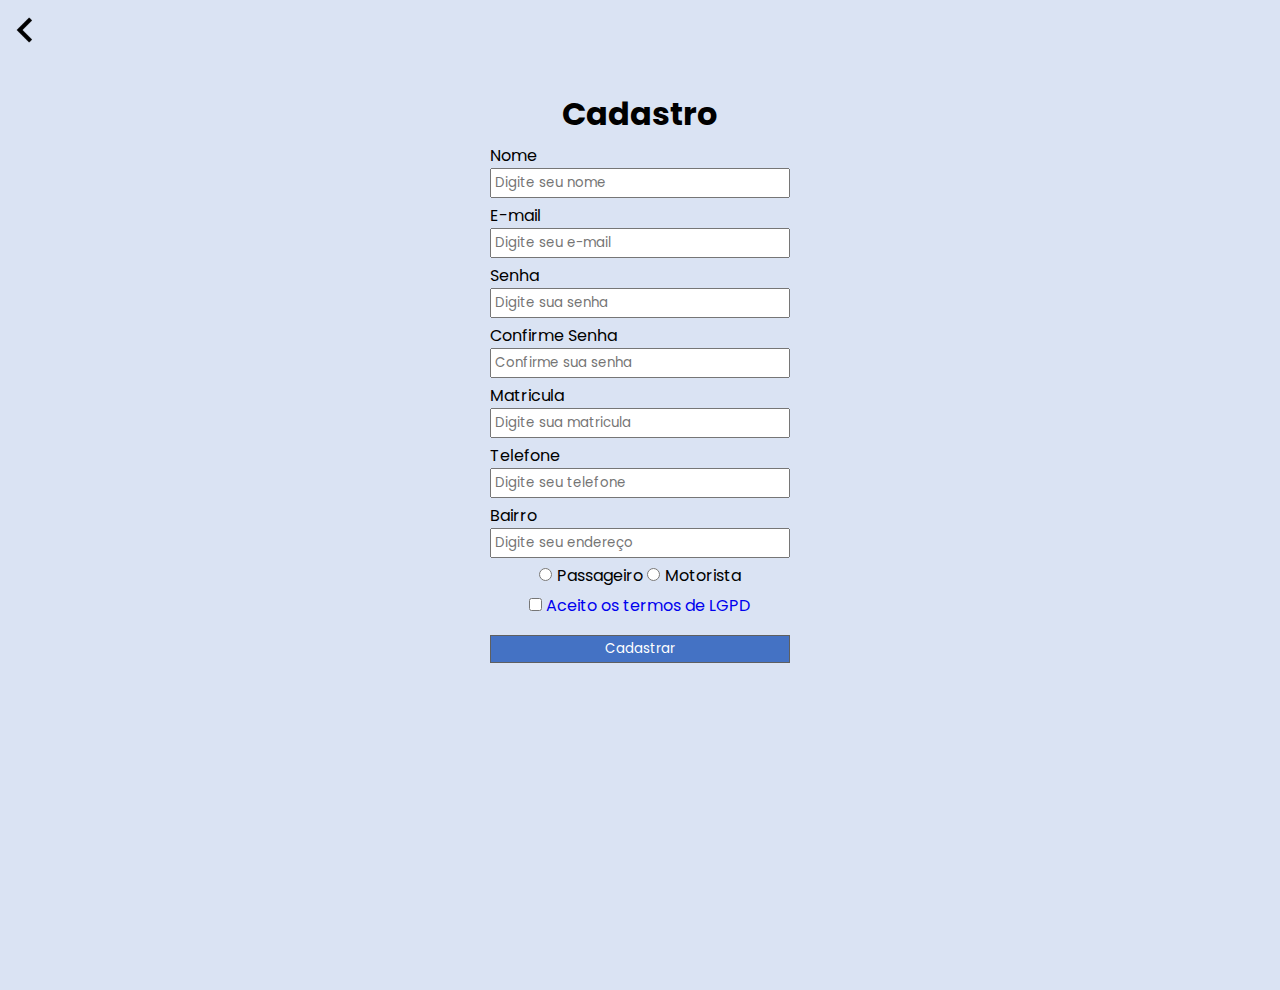
<file: cadastro/index.html>
<!DOCTYPE html>
<html lang="en">
<head>
    <meta charset="UTF-8">
    <meta http-equiv="X-UA-Compatible" content="IE=edge">
    <meta name="viewport" content="width=device-width, initial-scale=1.0">
    <title>PUCar</title>
    <link rel="stylesheet" href="style.css">
    <link rel="shortcut icon" href="../img/logonova.png" type="image/x-icon">
    <script src="script.js" defer></script>
</head>
<body>
    <main>
        <div class="container">
            <a href="/home-page" class="voltar"><img src="../img/seta.png" alt="" ></a>
            <h1>Cadastro</h1>

            <div class="input-label">
                <label for="nome">Nome</label>
                <input id="nome" type="text" placeholder="Digite seu nome">
            </div>

            <div class="input-label">
                <label for="email">E-mail</label>
                <input id="email" type="text" placeholder="Digite seu e-mail" pattern="[A-Za-z0-9._%+-]+@gmail.com">
            </div>

            <div class="input-label">
                <label for="senha">Senha</label>
                <input id="senha" type="password" placeholder="Digite sua senha">
            </div>

            <div class="input-label">
                <label for="confirme-senha">Confirme Senha</label>
                <input id="confirme-senha" type="password" placeholder="Confirme sua senha">
            </div>

            <div class="input-label">
                <label for="matricula">Matricula</label>
                <input id="matricula" type="text" placeholder="Digite sua matricula">
            </div>

            <div class="input-label">
                <label for="telefone">Telefone</label>
                <input id="telefone" type="text" placeholder="Digite seu telefone">
            </div>
            
            <div class="input-label">
                <label for="endereco">Bairro</label>
                <input id="endereco" type="text" placeholder="Digite seu endereço">
            </div>

            <div class="select">
                <input type="radio" value="passageiro" name="tipo" id="passageiro">
                <label for="passageiro">Passageiro</label>
                <input type="radio" value="motorista" name="tipo" id="motorista">
                <label for="motorista">Motorista</label>
            </div>
            <div class="select">
                <input type="checkbox" value="aceito" name="termo" id="termo">
                <a href="termo.html" target="_blank">Aceito os termos de LGPD</a>
            </div>
            <button onclick="cadastrar()">Cadastrar</button>                   
            </div>
    </main>
</body>
</html>
</file>
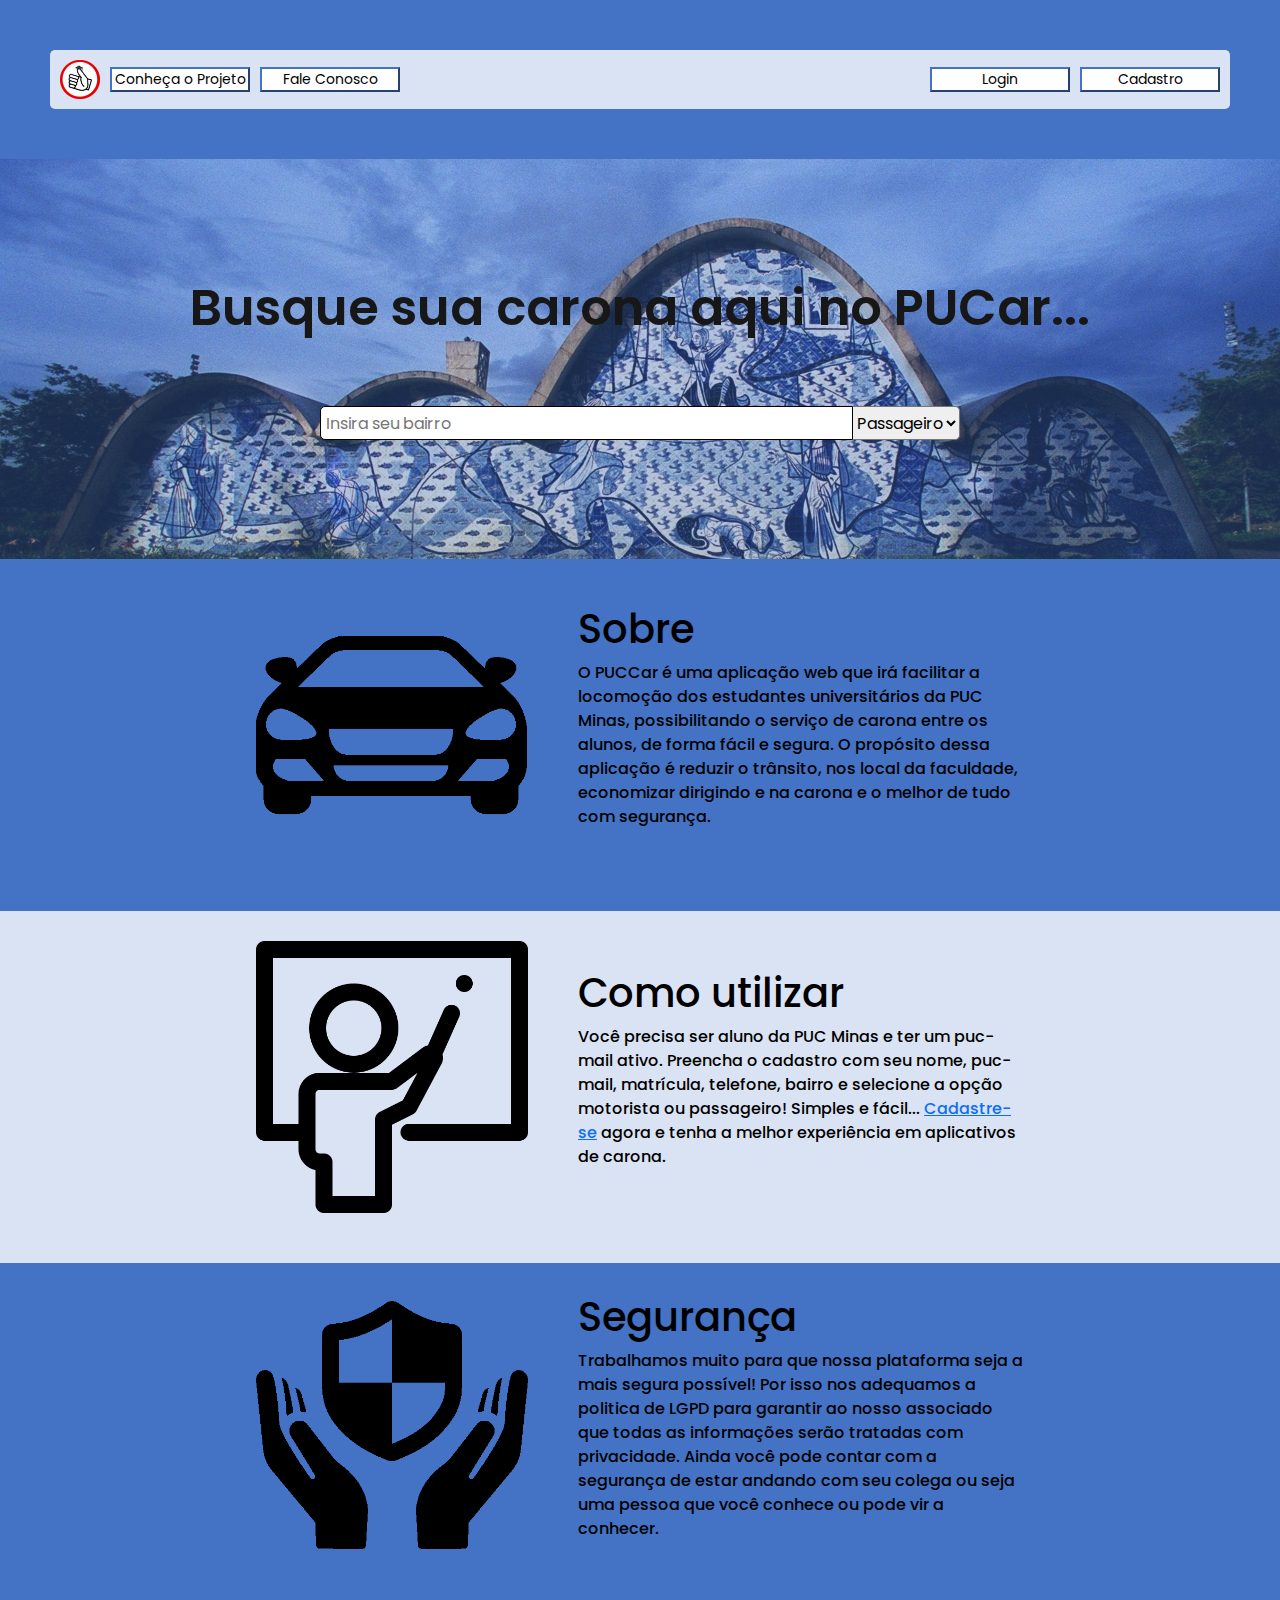
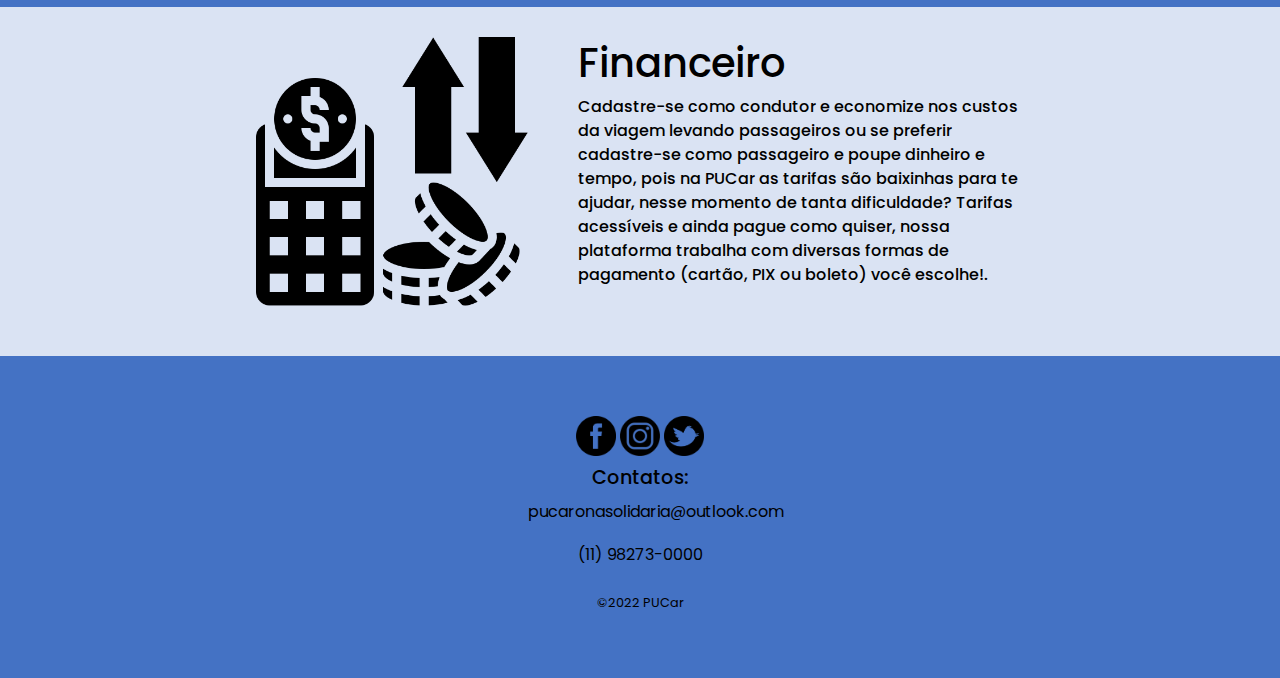
<file: home-page/index.html>
<!DOCTYPE html>
<html lang="en">
<head>
    <meta charset="UTF-8">
    <meta http-equiv="X-UA-Compatible" content="IE=edge">
    <meta name="viewport" content="width=device-width, initial-scale=1.0">
    <title>PUCar</title>
    <link rel="stylesheet" href="style.css">
    <link rel="stylesheet" media="screen and (max-width: 799px)" href="style-p.css">
    <link href="https://cdn.jsdelivr.net/npm/bootstrap@5.2.2/dist/css/bootstrap.min.css" rel="stylesheet"
    integriteuOxjzy="sha384-Zenh87qX5JnK2Jl0vWa8Ck2rdkQ2Bzep5IDxbcnCrPF/et3URy9Bv1WTRi" crossorigin="anonymous">
    <link rel="shortcut icon" href="../img/logonova.png" type="image/x-icon">
    <script src="script.js" defer></script>
</head>
<body>

    <header class="cabecalho">
        <div class="cabecalho-dentro">
            <div class="cabecalho-esquerda">
                <a href="/trabalho-faculdade/home-page"><img src="../img/logonova.png" alt="logo do projeto"></a>
                <div class="dropdown">
                    <button class="dropbtn">Conheça o Projeto</button>
                    <div class="dropdown-content">
                      <a href="#" onclick="scrollToElement('sobre')">Sobre</a>
                      <a href="#" onclick="scrollToElement('como-utilizar')">Como Utilizar</a>
                      <a href="#" onclick="scrollToElement('seguranca')">Segurança</a>
                      <a href="#" onclick="scrollToElement('financeiro')">Financeiro</a>
                    </div>
                </div>
                <button onclick="scrollToElement('fale-conosco')">Fale Conosco</button>
            </div>
            <div class="cabecalho-direita" id="cabecalho-direita">
                <button class="conheca-projeto" onclick="location.href='/trabalho-faculdade/login'" >Login</button>
                <button class="conheca-projeto" onclick="location.href='/cadastro'">Cadastro</button>
            </div>
        </div>
    </header>

    <header class="cabecalhoP">
        <nav class="navbar navbar-expand-lg" id="expansion">
            <div class="container-fluid">
              <a class="navbar-brand" href="/home-page"><img src="../img/logonova.png" alt="logo nova" class="logonova"></a>
              <button class="navbar-toggler" type="button" data-bs-toggle="collapse" data-bs-target="#navbarSupportedContent" aria-controls="navbarSupportedContent" aria-expanded="false" aria-label="Toggle navigation">
                <span class="navbar-toggler-icon"></span>
              </button>
              <div class="collapse navbar-collapse" id="navbarSupportedContent">
                <ul class="navbar-nav me-auto mb-2 mb-lg-0">
                  <li class="nav-item">
                    <a class="nav-link active" aria-current="page" href="#"></a>
                  </li>
                  <li class="nav-item">
                    <a class="nav-link" onclick="scrollToElement('fale-conosco')">Fale Conosco</a>
                  </li>
                  <li class="nav-item" id="perfil">
                    <a class="nav-link" href="/login">Login</a>
                  </li>
                  <li class="nav-item" id="sair">
                    <a class="nav-link" href="/cadastro">Cadastro</a>
                  </li>
                  <li class="nav-item dropdown">
                    <a class="nav-link dropdown-toggle" href="#" role="button" data-bs-toggle="dropdown" aria-expanded="false">
                      Mais
                    </a>
                    <ul class="dropdown-menu">
                      <li><a class="dropdown-item" href="/home-page#sobre">Sobre</a></li>
                      <li><a class="dropdown-item" href="/home-page#como-utilizar">Como Utilizar</a></li>
                      <li><a class="dropdown-item" href="/home-page#seguranca">Segurança</a></li>
                      <li><a class="dropdown-item" href="/home-page#financeiro">Financeiro</a></li>
                      <li><hr class="dropdown-divider"></li>
                    </ul>
                  </li>
                  <li class="nav-item">
                    <a class="nav-link disabled"></a>
                  </li>
                </ul>
              </div>
            </div>
          </nav>
       </header>

    <main>
        <div class="campo-de-busca">
            <h1>Busque sua carona aqui no PUCar...</h1>
            <form class="campo-de-busca-input-btn" style="display: flex;" id="campo-busca-form" onsubmit="checknLogado()" method="get">
                <input name="bairro" type="text" placeholder="Insira seu bairro" id="buscar">
                <select name="tipo" class="op">
                    <option value="passageiro">Passageiro</option>
                    <option value="motorista">Motorista</option>
                </select>
            </form>
        </div>
            <div class="sobre" id="sobre">
                <img src="../img/sobre.png" alt="">
                <div class="h1-p">
                    <h1>Sobre</h1>
                    <p>
                        O PUCCar é uma aplicação web que irá facilitar a locomoção dos estudantes universitários da PUC Minas,
                        possibilitando o serviço de carona entre os alunos, de forma fácil e segura.
                        O propósito dessa aplicação é reduzir o trânsito, nos local da faculdade, economizar dirigindo e na 
                        carona e o melhor de tudo com segurança.
                    </p>
                </div>
            </div>
            <div class="sobre sobre-claro" id="como-utilizar" >
                <img src="../img/como-utilizar.png" alt="">
                <div class="h1-p">
                    <h1>Como utilizar</h1>
                    <p>
                        Você precisa ser aluno da PUC Minas e ter um puc-mail ativo. 
                        Preencha o cadastro com seu nome, puc-mail, matrícula, telefone, bairro e selecione a opção motorista ou passageiro! 
                        Simples e fácil...
                        <a href="/cadastro">Cadastre-se</a></span> agora e tenha a melhor experiência em aplicativos de carona.
                    </p>
                </div>
            </div>
            <div class="sobre" id="seguranca">
                <img src="../img/segurança.png" alt="">
                <div class="h1-p">
                    <h1>Segurança</h1>
                    <p>
                        Trabalhamos muito para que nossa plataforma seja a mais segura possível!
                        Por isso nos adequamos a politica de LGPD para garantir ao nosso associado que todas as informações serão tratadas com privacidade.
                        Ainda você pode contar com a segurança de estar andando com seu colega ou seja uma pessoa que você conhece ou pode vir a conhecer.
                    </p>
                </div>
            </div>
            <div class="sobre sobre-claro" id="financeiro">
                <img src="../img/financeiro.png" alt="">
                <div class="h1-p">
                    <h1>Financeiro</h1>
                    <p>
                        Cadastre-se como condutor e economize nos custos da viagem levando passageiros ou se preferir cadastre-se como passageiro e poupe dinheiro e tempo, pois na PUCar as tarifas são baixinhas para te ajudar, nesse momento de tanta dificuldade?
                        Tarifas acessíveis e ainda pague como quiser, nossa plataforma trabalha com diversas formas de pagamento (cartão, PIX ou boleto) você escolhe!.
                    </p>
                </div>
            </div>
        <footer>
            <div class="rodape" id="fale-conosco">
                <div class="redes-sociais">
                    <a href="https://www.facebook.com" target="_blank"><img src="../img/facebook.png" alt=""></a>
                    <a href="https://www.instagram.com/pucaronasolidaria/" target="_blank"><img src="../img/instagram.png" alt=""></a>
                    <a href="https://twitter.com/home?lang=pt" target="_blank"><img src="../img/twitter.png" alt=""></a>
                </div>
                <div class="contatos">
                    <h1>Contatos:</h1>
                    <ul>pucaronasolidaria@outlook.com</ul>
                    <p>(11) 98273-0000</p>
                </div>
                <p class="©">©2022 PUCar</p>
            </div>
        </footer>
    </main>

    <script src="https://cdn.jsdelivr.net/npm/@popperjs/core@2.11.6/dist/umd/popper.min.js" integrity="sha384-oBqDVmMz9ATKxIep9tiCxS/Z9fNfEXiDAYTujMAeBAsjFuCZSmKbSSUnQlmh/jp3" crossorigin="anonymous"></script>
    <script src="https://cdn.jsdelivr.net/npm/bootstrap@5.2.2/dist/js/bootstrap.min.js" integrity="sha384-IDwe1+LCz02ROU9k972gdyvl+AESN10+x7tBKgc9I5HFtuNz0wWnPclzo6p9vxnk" crossorigin="anonymous"></script>
</body>
</html>
</file>
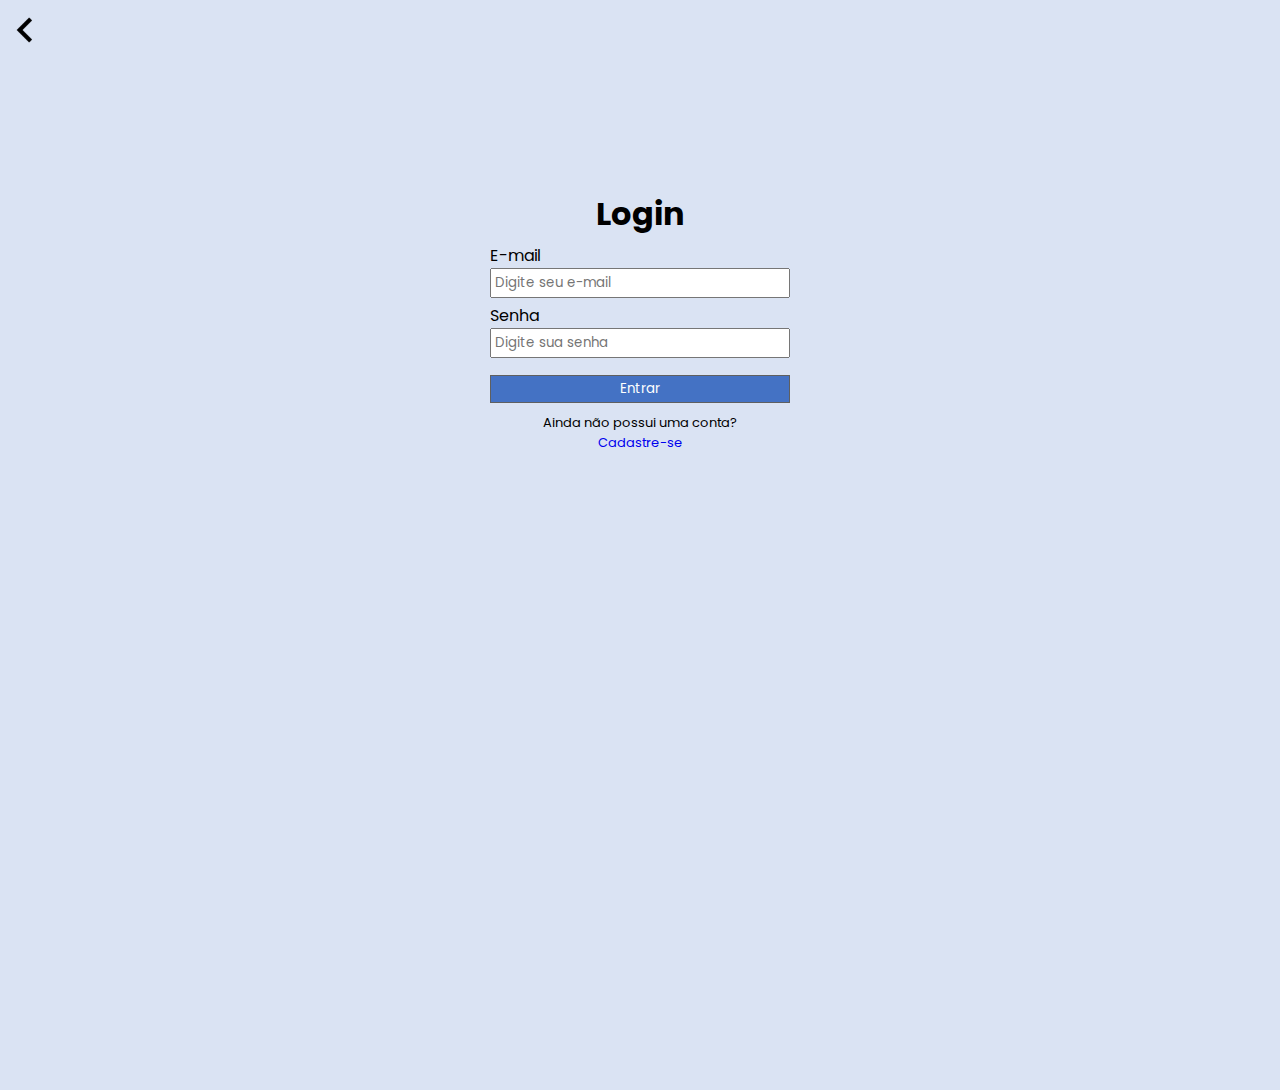
<file: login/index.html>
<!DOCTYPE html>
<html lang="en">
<head>
    <meta charset="UTF-8">
    <meta http-equiv="X-UA-Compatible" content="IE=edge">
    <meta name="viewport" content="width=device-width, initial-scale=1.0">
    <title>PUCar</title>
    <link rel="stylesheet" href="style.css">
    <link rel="shortcut icon" href="../img/logonova.png" type="image/x-icon">
    <script src="script.js" defer></script>
</head>
<body>
    <main>
        <div class="container">
            <h1>Login</h1>
            <a href="/home-page" class="voltar"><img src="../img/seta.png" alt="" ></a>
            <div class="input-label">
                <label for="email">E-mail</label>
                <input id="email" type="text" placeholder="Digite seu e-mail">
            </div>
            <div class="input-label">
                <label for="senha">Senha</label>
                <input id="senha" type="password" placeholder="Digite sua senha">
            </div>
            <button onclick="logar()">Entrar</button>
            <span>Ainda não possui uma conta? <a href="/cadastro">Cadastre-se</a></span>
        </div>
    </main>
</body>
</html>
</file>
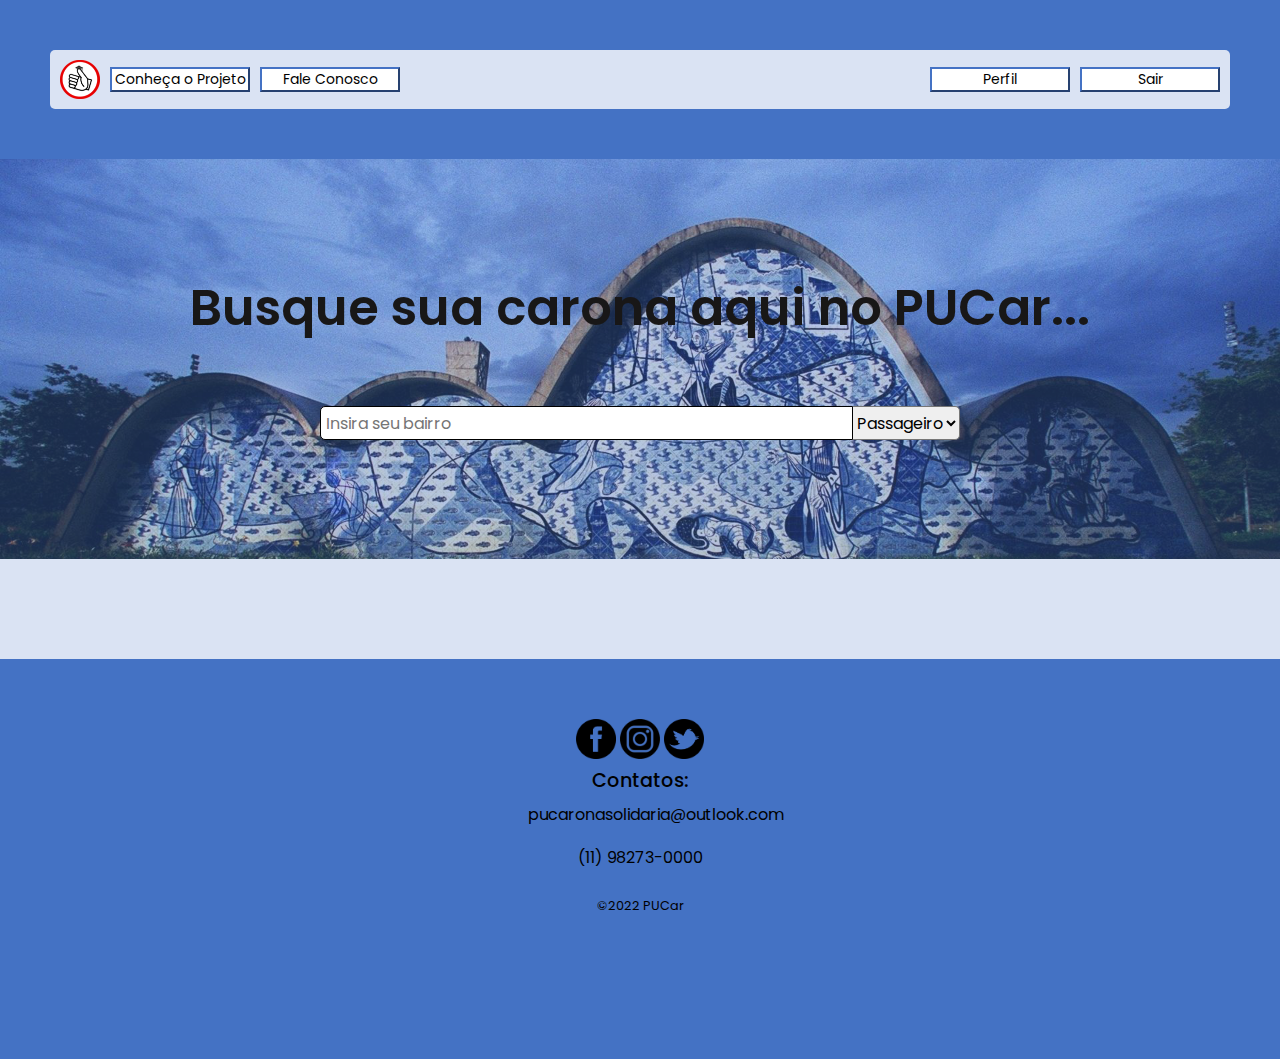
<file: resultado-busca/index.html>
<!DOCTYPE html>
<html lang="en">
<head>
    <meta charset="UTF-8">
    <meta http-equiv="X-UA-Compatible" content="IE=edge">
    <meta name="viewport" content="width=device-width, initial-scale=1.0">
    <title>PUCar</title>
    <link rel="stylesheet" href="style.css">
    <link rel="stylesheet" media="screen and (max-width: 799px)" href="style-p.css">
    <link href="https://cdn.jsdelivr.net/npm/bootstrap@5.2.2/dist/css/bootstrap.min.css" rel="stylesheet"
    integriteuOxjzy="sha384-Zenh87qX5JnK2Jl0vWa8Ck2rdkQ2Bzep5IDxbcnCrPF/et3URy9Bv1WTRi" crossorigin="anonymous">
    <link rel="shortcut icon" href="../img/logonova.png" type="image/x-icon">
    <script src="script.js" defer></script>
</head>
<body>

    <header class="cabecalho">
        <div class="cabecalho-dentro">
            <div class="cabecalho-esquerda">
                <a href="/home-page"><img src="../img/logonova.png" alt="logo do projeto"></a>
                <div class="dropdown">
                    <button class="dropbtn">Conheça o Projeto</button>
                    <div class="dropdown-content">
                      <a href="/home-page#sobre">Sobre</a>
                      <a href="/home-page#como-utilizar">Como Utilizar</a>
                      <a href="/home-page#seguranca">Segurança</a>
                      <a href="/home-page#financeiro">Financeiro</a>
                    </div>
                </div>
                <button onclick="scrollToElement('fale-conosco')">Fale Conosco</button>
            </div>
            <div class="cabecalho-direita" id="cabecalho-direita">
                <button onclick="location.href='/Perfil'" >Perfil</button>
                <button onclick="location.href='/home-page'">Sair</button>
            </div>
        </div>
    </header>

    <header class="cabecalhoP">
        <nav class="navbar navbar-expand-lg" id="expansion">
            <div class="container-fluid">
              <a class="navbar-brand" href="/home-page"><img src="../img/logonova.png" alt="logo nova" class="logonova"></a>
              <button class="navbar-toggler" type="button" data-bs-toggle="collapse" data-bs-target="#navbarSupportedContent" aria-controls="navbarSupportedContent" aria-expanded="false" aria-label="Toggle navigation">
                <span class="navbar-toggler-icon"></span>
              </button>
              <div class="collapse navbar-collapse" id="navbarSupportedContent">
                <ul class="navbar-nav me-auto mb-2 mb-lg-0">
                  <li class="nav-item">
                    <a class="nav-link active" aria-current="page" href="#"></a>
                  </li>
                  <li class="nav-item">
                    <a class="nav-link" onclick="scrollToElement('fale-conosco')">Fale Conosco</a>
                  </li>
                  <li class="nav-item">
                    <a class="nav-link" href="/perfil">Perfil</a>
                  </li>
                  <li class="nav-item">
                    <a class="nav-link" onclick='sair()'>Sair</a>
                  </li>
                  <li class="nav-item dropdown">
                    <a class="nav-link dropdown-toggle" href="#" role="button" data-bs-toggle="dropdown" aria-expanded="false">
                      Mais
                    </a>
                    <ul class="dropdown-menu">
                      <li><a class="dropdown-item" href="/home-page#sobre">Sobre</a></li>
                      <li><a class="dropdown-item" href="/home-page#como-utilizar">Como Utilizar</a></li>
                      <li><a class="dropdown-item" href="/home-page#seguranca">Segurança</a></li>
                      <li><a class="dropdown-item" href="/home-page#financeiro">Financeiro</a></li>
                      <li><hr class="dropdown-divider"></li>
                    </ul>
                  </li>
                  <li class="nav-item">
                    <a class="nav-link disabled"></a>
                  </li>
                </ul>
              </div>
            </div>
          </nav>
       </header>

    <main>
        <div class="campo-de-busca">
            <h1>Busque sua carona aqui no PUCar...</h1>
            <form class="campo-de-busca-input-btn" style="display: flex;" action="/resultado-busca/index.html" method="get">
                <input name="bairro" type="text" placeholder="Insira seu bairro" id="buscar">
                <select name="tipo" class="op">
                    <option value="passageiro">Passageiro</option>
                    <option value="motorista">Motorista</option>
                </select>
            </form>
        </div>

        <div class="containerG"></div>
        
        <footer>
            <div class="rodape" id="fale-conosco">
                <div class="redes-sociais">
                    <a href="https://www.facebook.com" target="_blank"><img src="../img/facebook.png" alt=""></a>
                    <a href="https://www.instagram.com/pucaronasolidaria/" target="_blank"><img src="../img/instagram.png" alt=""></a>
                    <a href="https://twitter.com/home?lang=pt" target="_blank"><img src="../img/twitter.png" alt=""></a>
                </div>
                <div class="contatos">
                    <h1 id="contato">Contatos:</h1>
                    <ul id="email">pucaronasolidaria@outlook.com</ul>
                    <p id="telefone">(11) 98273-0000</p>
                </div>
                <p class="©">©2022 PUCar</p>
            </div>
        </footer>
    </main>

    <script src="https://cdn.jsdelivr.net/npm/@popperjs/core@2.11.6/dist/umd/popper.min.js" integrity="sha384-oBqDVmMz9ATKxIep9tiCxS/Z9fNfEXiDAYTujMAeBAsjFuCZSmKbSSUnQlmh/jp3" crossorigin="anonymous"></script>
    <script src="https://cdn.jsdelivr.net/npm/bootstrap@5.2.2/dist/js/bootstrap.min.js" integrity="sha384-IDwe1+LCz02ROU9k972gdyvl+AESN10+x7tBKgc9I5HFtuNz0wWnPclzo6p9vxnk" crossorigin="anonymous"></script>

</body>
</html>
</file>
<file: cadastro/style.css>
@import url('https://fonts.googleapis.com/css2?family=Poppins:ital,wght@0,100;0,200;0,300;0,400;0,500;0,600;0,700;0,800;0,900;1,100;1,200;1,300;1,400;1,500;1,600;1,700;1,800;1,900&display=swap');
html, body {
    height: 100%;

}

* {
    outline: 0;
    margin: 0;
    font-family: "Poppins", sans-serif;
    padding: 0;
}

.cabecalho {
    background-color: #4472C4;
    padding: 50px;
}

html, body, main {
    width: 100%;
    height: 100%;
}

.container {
    background-color: #DAE3F3;
    display: flex;
    width: 100%;
    height: 100%;
    align-items: center;
    padding-top: 90px;
    gap: 5px;
    flex-direction: column;
}

.voltar {
    position: absolute;
    top: 5px;
    left: 0px;
}

.container img {
    width: 50px;
    margin: 0;
    padding: 0;
}

.container .input-label {
    max-width: 300px;
    width: 100%;
    display: flex;
    flex-direction: column;
}

input {
    padding: 3px;
}

.container button:hover{
    background-color: #2959ac;
}

.container button {
    transition: 0.25s;
    padding: 3px;
    margin-top: 12px;
    max-width: 300px;
    cursor: pointer;
    width: 100%;
    border: 1px solid #5f5f5f;
    background-color: #4472C4;
    color: white;
}
span {
    display: flex;
    flex-direction: column;
    text-align: center;
    margin-top: 5px;
    font-size: 13px;
}
a {
    text-decoration: none;
}

.select {
    display: flexbox;
    font-family: Arial;
    cursor: pointer;
}
a:visited { color: black}
</file>
<file: home-page/style.css>
@import url('https://fonts.googleapis.com/css2?family=Poppins:ital,wght@0,100;0,200;0,300;0,400;0,500;0,600;0,700;0,800;0,900;1,100;1,200;1,300;1,400;1,500;1,600;1,700;1,800;1,900&display=swap');
html, body {
    height: 100%;

}
* {
    outline: 0;
    margin: 0;
    font-family: "Poppins", sans-serif;
    padding: 0;
    color: black;
}
.sobre-claro {
    background-color: #DAE3F3 !important;
}
.cabecalho {
    background-color: #4472C4;
    padding: 50px;
}
.cabecalho-dentro {
    background-color: #DAE3F3;
    padding: 10px;
    width: 100%;
    display: flex;
    border-radius: 5px;
    align-items: center;
    justify-content: space-between;
}
.cabecalho img {
    width: 40px;
}
.cabecalho button {
    font-size: 14px;
    width: 140px;
    cursor: pointer;
    height: 25px;
    border-color: #4472C4;
    background-color: white;
    color: black;
}
.cabecalho button:hover {
    background-color: rgba(238, 235, 235, 0.938);
}
.cabecalho-direita {
    display: flex;
    align-items: center;
    gap: 10px;
}
.cabecalho-esquerda {
    display: flex;
    gap: 10px;
    align-items: center;
}
.dropbtn {
    background-color: #4472C4;
    border-color: #4472C4;
}
.dropdown {
    font-size: 14px;
}
.dropdown-content {
    display: none;
    position: absolute;
    background-color: #DAE3F3;
    font-size: 0.75em;
    box-shadow: 0px 8px 16px 0px rgba(0,0,0,0.2);
    z-index: 1;
}
.dropdown-content a {
    color: black;
    padding: 12px 15px;
    text-decoration: none;
    display: block;
}
.dropdown-content a:hover {background-color: #f1f1f1}

.dropdown:hover .dropdown-content {
    display: block;
}
.campo-de-busca {
    background-image: url(../img/wallpampu.png);
    background-position: center;
    background-size: cover;
    display: flex;
    min-height: 400px;
    flex-direction: column;
    color: rgb(24, 23, 23);
    justify-content: center;
    gap: 60px;
    align-items: center;
}

.campo-de-busca h1{
    font-size: 50px;
    font-weight: 600;
}
main {
    height: 100%;
    display: flex;
    flex-direction: column;
}
.campo-de-busca-input-btn select {
    border-top-right-radius: 5px;
    border-bottom-right-radius: 5px;
    border-left: 0px;
}

.campo-de-busca-input-btn {
    width: 50%;
}
.campo-de-busca-input-btn input{
    padding: 16px;
    padding-left: 5px;
    border: 1px solid black;
    border-top-left-radius: 5px;
    border-bottom-left-radius: 5px;
    width: 100%;
    height: 30px;
}
.sobre {
    background-color: #4472C4;
    padding-bottom: 50px;
    padding-top: 30px;
    display: flex;
    padding-left: 20%;
    gap: 50px;
    padding-right: 20%;
    align-items: center;
}
.sobre img{
    width: 17em;
}
.sobre, h1-p{
    font-weight: 500;
}
.cabecalho-direita img {
    width: 0;
}
.rodape {
    background-color: #4472C4;
    padding-bottom: 50px;
    padding-top: 60px;
    display: flex;
    justify-content: center;
    padding-left: 20%;
    gap: 10px;
    flex-direction: column;
    align-items: center;
    padding-right: 20%;
}
.rodape .contatos {
    text-align: center;
    display: flex;
    flex-direction: column;
    gap: 3px;
}
.contatos h1 {
    font-size: 1.2em;
}
.rodape img {
    width: 2.5em;
}
.© {
    font-size: 0.8em;
}
.cabecalhoP {
    display: none;
}
@media (max-width: 768px){
    .campo-de-busca {
        color: black;
        text-align: center;
    }
    .sobre {
        font-size: 15px;
        text-align: center;
        display: flex;
        flex-direction: column;
    }
}
</file>
<file: home-page/style-p.css>
@import url('https://fonts.googleapis.com/css2?family=Poppins:ital,wght@0,100;0,200;0,300;0,400;0,500;0,600;0,700;0,800;0,900;1,100;1,200;1,300;1,400;1,500;1,600;1,700;1,800;1,900&display=swap');
html, body {
    height: 100%;

}
* {
    outline: 0;
    margin: 0;
    font-family: "Poppins", sans-serif;
    padding: 0;
    color: black;
}
/*As coisas que não vão aparecer*/
.cabecalho{
    display: none;
}
.cabecalhoP{
    display: block;
}
/*cabeçalho*/
.logonova {
    width: 50px;
}
.btn-outline-success {
    background-color: aliceblue;

}
.navbar-toggler.collapsed {
    background-color: #4472C4;
}
.navbar-toggler {
    background-color: #1f3964;
}
.nav-item {
    cursor: pointer;
}
#expansion {
    background-color: #4472C4;
}
</file>
<file: login/style.css>
@import url('https://fonts.googleapis.com/css2?family=Poppins:ital,wght@0,100;0,200;0,300;0,400;0,500;0,600;0,700;0,800;0,900;1,100;1,200;1,300;1,400;1,500;1,600;1,700;1,800;1,900&display=swap');
html, body {
    height: 100%;

}

* {
    outline: 0;
    margin: 0;
    font-family: "Poppins", sans-serif;
    padding: 0;
}

.cabecalho {
    background-color: #4472C4;
    padding: 50px;
}

html, body, main {
    width: 100%;
    height: 100%;
}

.container {
    background-color: #DAE3F3;
    display: flex;
    width: 100%;
    height: 100%;
    align-items: center;
    padding-top: 190px;
    gap: 5px;
    flex-direction: column;
}

.voltar {
    position: absolute;
    top: 5px;
    left: 0px;
}

.container img {
    width: 50px;
    margin: 0;
    padding: 0;
}

.container .input-label {
    max-width: 300px;
    width: 100%;
    display: flex;
    flex-direction: column;
}

input {
    padding: 3px;
}

.container button:hover{
    background-color: #2959ac;
}

.container button {
    transition: 0.25s;
    padding: 3px;
    margin-top: 12px;
    max-width: 300px;
    cursor: pointer;
    width: 100%;
    border: 1px solid #5f5f5f;
    background-color: #4472C4;
    color: white;
}
span {
    display: flex;
    flex-direction: column;
    text-align: center;
    margin-top: 5px;
    font-size: 13px;
}
a {
    text-decoration: none;
}
</file>
<file: resultado-busca/style.css>
@import url('https://fonts.googleapis.com/css2?family=Poppins:ital,wght@0,100;0,200;0,300;0,400;0,500;0,600;0,700;0,800;0,900;1,100;1,200;1,300;1,400;1,500;1,600;1,700;1,800;1,900&display=swap');
html, body {
    height: 100%;

}
* {
    outline: 0;
    margin: 0;
    font-family: "Poppins", sans-serif;
    padding: 0;
    color: black;
}
.sobre-claro {
    background-color: #DAE3F3 !important;
}
.cabecalho {
    background-color: #4472C4;
    padding: 50px;
}
.cabecalho-dentro {
    background-color: #DAE3F3;
    padding: 10px;
    width: 100%;
    display: flex;
    border-radius: 5px;
    align-items: center;
    justify-content: space-between;
}
.cabecalho img {
    width: 40px;
}
.cabecalho button {
    font-size: 14px;
    width: 140px;
    cursor: pointer;
    height: 25px;
    border-color: #4472C4;
    background-color: white;
    color: black;
}
.cabecalho button:hover {
    background-color: rgba(238, 235, 235, 0.938);
}
.cabecalho-direita {
    display: flex;
    align-items: center;
    gap: 10px;
}
.cabecalho-esquerda {
    display: flex;
    gap: 10px;
    align-items: center;
}
.dropbtn {
    background-color: #4472C4;
    border-color: #4472C4;
}
.dropdown {
    font-size: 14px;
}
.dropdown-content {
    display: none;
    position: absolute;
    background-color: #DAE3F3;
    font-size: 0.75em;
    box-shadow: 0px 8px 16px 0px rgba(0,0,0,0.2);
    z-index: 1;
}
.dropdown-content a {
    color: black;
    padding: 12px 15px;
    text-decoration: none;
    display: block;
}
.dropdown-content a:hover {background-color: #f1f1f1}

.dropdown:hover .dropdown-content {
    display: block;
}
.campo-de-busca {
    background-image: url(../img/wallpampu.png);
    background-position: center;
    background-size: cover;
    display: flex;
    min-height: 400px;
    flex-direction: column;
    color: rgb(24, 23, 23);
    justify-content: center;
    gap: 60px;
    align-items: center;
}

.campo-de-busca h1{
    font-size: 50px;
    font-weight: 600;
}
main {
    height: 100%;
    display: flex;
    background-color: #4472C4;
    flex-direction: column;
}
.campo-de-busca-input-btn select {
    border-top-right-radius: 5px;
    border-bottom-right-radius: 5px;
    border-left: 0px;
}

.campo-de-busca-input-btn {
    width: 50%;
}
.campo-de-busca-input-btn input{
    padding: 16px;
    padding-left: 5px;
    border: 1px solid black;
    border-top-left-radius: 5px;
    border-bottom-left-radius: 5px;
    width: 100%;
    height: 30px;
}

.containerG {
    background-color: #DAE3F3;
    display: grid;
    grid-template-columns: 25% 25% 25%;
    justify-content: space-evenly;
    gap: 20px;
    padding-top: 50px;
    padding-bottom: 50px;
}

.usuario {
    background-color:  #DAE3F3;
    background-size: 100%;
    display: flex;
    flex-direction: column;
    align-items: center;
    text-align: center;
    padding: 5px;
    border-radius: 5px;
    border: 3px solid black;
}

.usuario p {
    margin: 2px;
}

.usuario img{  
    width: 150px;
    border-radius: 100%;
}

.rodape {
    background-color: #4472C4;
    padding-bottom: 50px;
    padding-top: 60px;
    display: flex;
    justify-content: center;
    padding-left: 20%;
    padding-right: 20%;
    gap: 10px;
    flex-direction: column;
    align-items: center;
}

.rodape .contatos {
    text-align: center;
    display: flex;
    flex-direction: column;
    gap: 3px;
}

.contatos h1 {
    font-size: 1.2em;
}

.rodape img {
    width: 2.5em;
}

.© {
    font-size: 0.8em;
}

.cabecalhoP {
    display: none;
}
</file>
<file: resultado-busca/style-p.css>
@import url('https://fonts.googleapis.com/css2?family=Poppins:ital,wght@0,100;0,200;0,300;0,400;0,500;0,600;0,700;0,800;0,900;1,100;1,200;1,300;1,400;1,500;1,600;1,700;1,800;1,900&display=swap');
html, body {
    height: 100%;

}
* {
    outline: 0;
    margin: 0;
    font-family: "Poppins", sans-serif;
    padding: 0;
    color: black;
}
/*As coisas que não vão aparecer*/
.cabecalho{
    display: none;
}
.cabecalhoP{
    display: block;
}
/*cabeçalho*/
.logonova {
    width: 50px;
}
.btn-outline-success {
    background-color: aliceblue;

}
.navbar-toggler.collapsed {
    background-color: #4472C4;
}
.navbar-toggler {
    background-color: #1f3964;
}
.nav-item {
    cursor: pointer;
}
#expansion {
    background-color: #4472C4;
}
.containerG {
    background-color: #DAE3F3;
    display: grid;
    grid-template-columns: 200px;
    justify-content: space-evenly;
    gap: 20px;
    padding-top: 50px;
    padding-bottom: 50px;
}

.usuario {
    background-color:  #DAE3F3;
    display: flex;
    flex-direction: column;
    align-items: center;
    padding: 10px;
    border-radius: 5px;
    border: 3px solid black;
}

.usuario img{  
    width: 150px;
}
</file>
